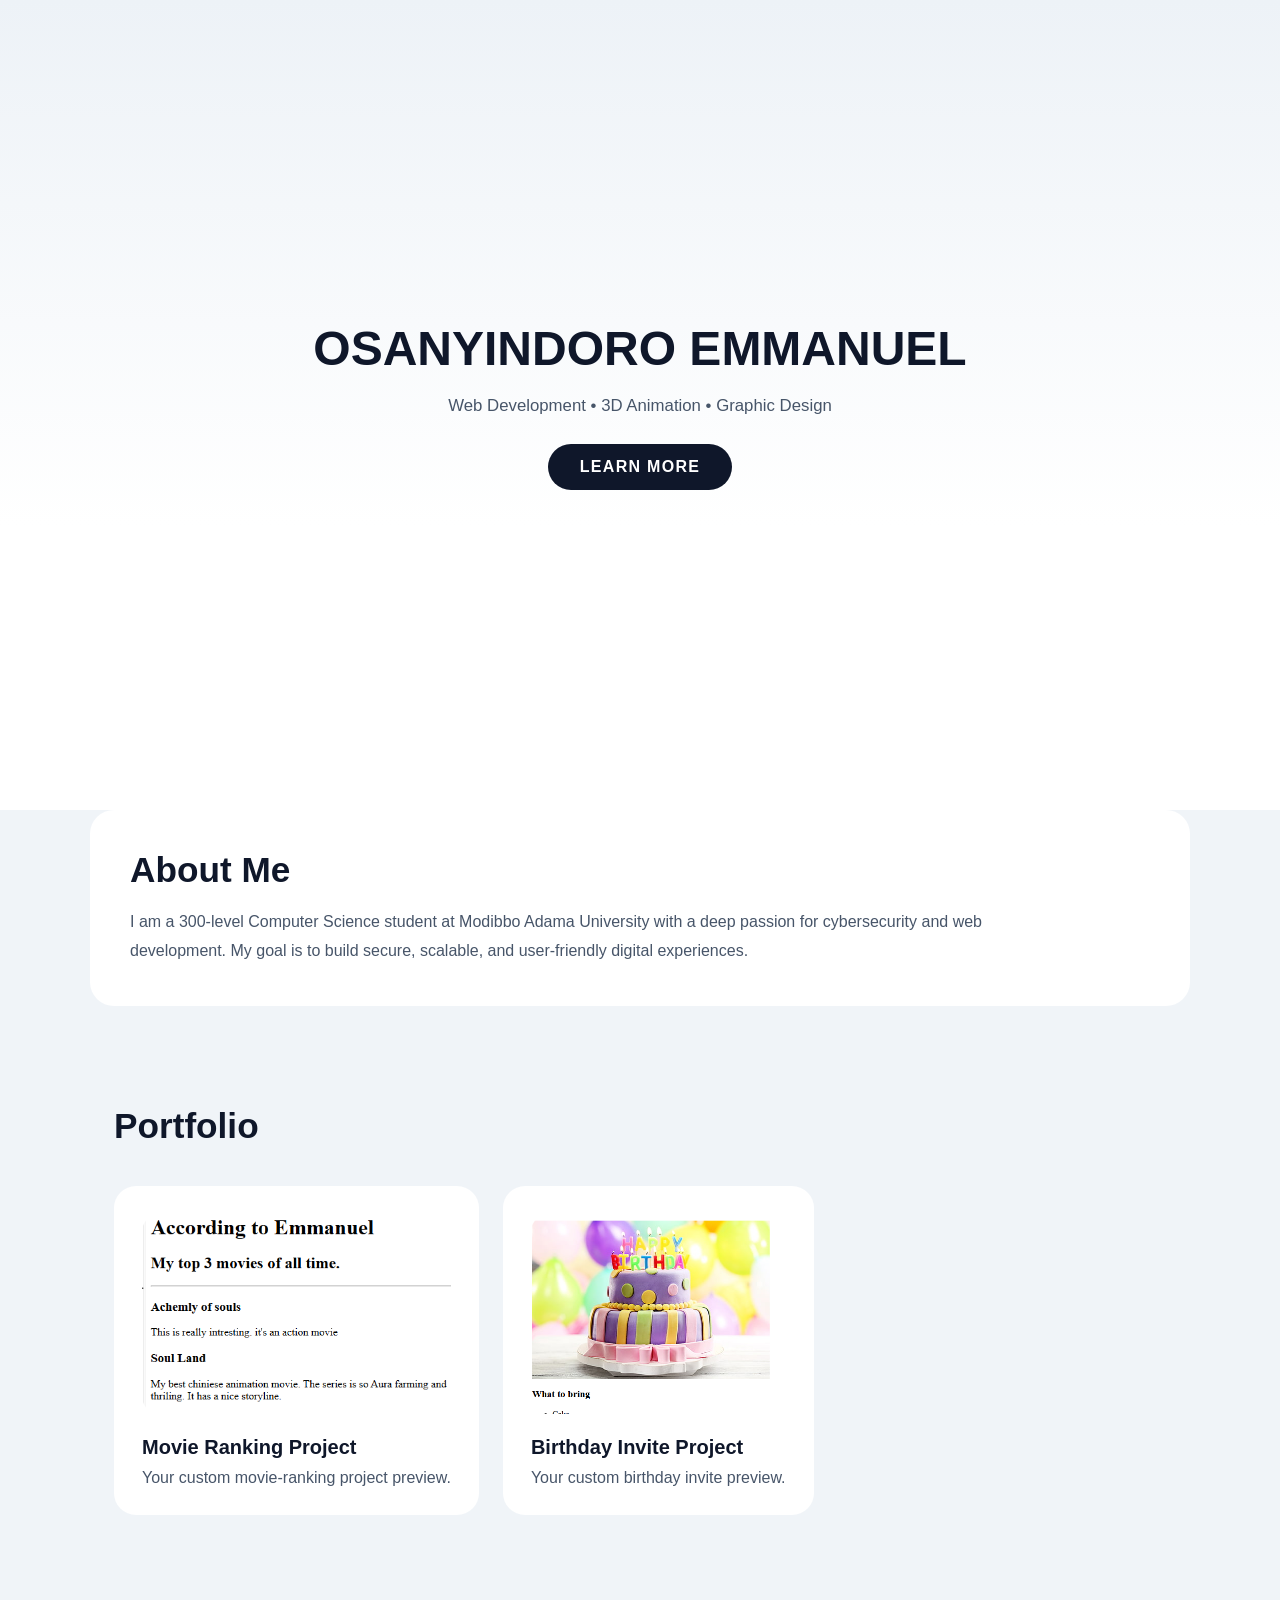
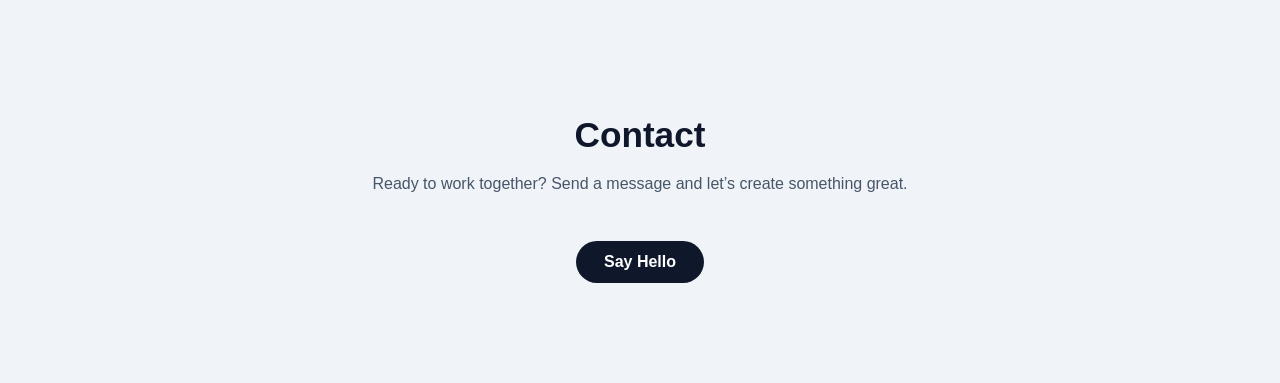
<file: index.html>
<!DOCTYPE html>
<html lang="en">
<head>
    <meta charset="UTF-8">
    <meta name="viewport" content="width=device-width, initial-scale=1.0">
    <title>My Portfolio</title>
    <link rel="stylesheet" href="style.css">
</head>
<body>

<section class="hero">
    <div class="hero-content">
        <h1>OSANYINDORO EMMANUEL</h1>
        <p>Web Development • 3D Animation • Graphic Design</p>
        <a href="#about" class="hero-button">Learn More</a>
    </div>
</section>

<section id="about" class="about-section">
    <div class="section-content about-card">
        <h2>About Me</h2>
        <p>I am a 300-level Computer Science student at Modibbo Adama University with a deep passion for cybersecurity and web development. My goal is to build secure, scalable, and user-friendly digital experiences.</p>
    </div>
</section>

<section id="portfolio" class="portfolio-section">
    <div class="section-content">
        <h2>Portfolio</h2>
        <div class="portfolio-grid">
            <div class="portfolio-card">
                <img src="Assets/my-image-project.png" alt="Movie Ranking project preview">
                <h3>Movie Ranking Project</h3>
                <p>Your custom movie-ranking project preview.</p>
            </div>
            <div class="portfolio-card">
                <img src="Assets/my-image-project-2.png" alt="Birthday Invite project preview">
                <h3>Birthday Invite Project</h3>
                <p>Your custom birthday invite preview.</p>
            </div>
           
        </div>
    </div>
</section>

<section id="contact" class="contact-section">
    <div class="section-content">
        <h2>Contact</h2>
        <p>Ready to work together? Send a message and let’s create something great.</p>
        <button class="cta-button" onclick="window.location.href='./see.html'">Say Hello</button>
    </div>
</section>

</body>
</html>
</file>
<file: style.css>
* { margin: 0; padding: 0; box-sizing: border-box; }

body {
    font-family: 'Segoe UI', Tahoma, Geneva, Verdana, sans-serif;
    background: #f0f4f8;
    color: #0f172a;
}

.hero {
    min-height: 90vh;
    background: linear-gradient(180deg, #edf2f7 0%, #ffffff 65%);
    display: flex;
    justify-content: center;
    align-items: center;
    text-align: center;
    padding: 48px 24px;
}

.hero-content {
    max-width: 760px;
    margin: 0 auto;
}

.hero h1 {
    font-size: 3rem;        
    margin-bottom: 20px;    
    
}


.hero p {
    font-size: 1.05rem;
    color: #475569;
    margin-bottom: 28px;
}

.hero-button {
    display: inline-block;
    padding: 14px 32px;
    border-radius: 999px;
    background: #0f172a;
    color: #ffffff;
    text-transform: uppercase;
    font-weight: 700;
    letter-spacing: 0.08em;
    text-decoration: none;
    
}

.hero-button:hover {
    background: #1e293b;
    transform: translateY(-2px);
}

.section-content { max-width: 1100px; margin: 0 auto; padding: 100px 24px; }

.about-card {
    background: #ffffff;
    padding: 40px;
    border-radius: 24px;
    
}

.about-card h2 {
    font-size: 2.2rem;
    margin-bottom: 18px;
}

.about-card p {
    line-height: 1.8;
    color: #475569;
    max-width: 860px;
}

.portfolio-section h2,
.contact-section h2 {
    font-size: 2.2rem;
    margin-bottom: 20px;
}

.portfolio-grid {
    display: flex;             
    flex-wrap: wrap;           
    gap: 24px;                 
    margin-top: 40px;          
}


.portfolio-card {
    padding: 28px;
    background: #ffffff;
    border-radius: 22px;
    
    
}

.portfolio-card:hover {
    transform: translateY(-6px);
    
}

.portfolio-card img {
    width: 100%;
    height: 200px;
    object-fit: cover;
    border-radius: 18px;
    margin-bottom: 18px;
}

.portfolio-card h3 {
    margin-bottom: 10px;
    font-size: 1.25rem;
}

.portfolio-card p {
    color: #475569;
}

.contact-section {
    text-align: center;
}

.contact-section p {
    color: #475569;
    max-width: 740px;
    margin: 0 auto 28px;
}

.cta-button {
    margin-top: 20px;
    padding: 12px 28px;
    border: none;
    border-radius: 999px;
    background: #0f172a;
    color: #ffffff;
    font-size: 1rem;
    font-weight: 600;
    cursor: pointer;
    
}

.cta-button:hover {
    background: #1e293b;
    transform: translateY(-1px);
}
</file>
